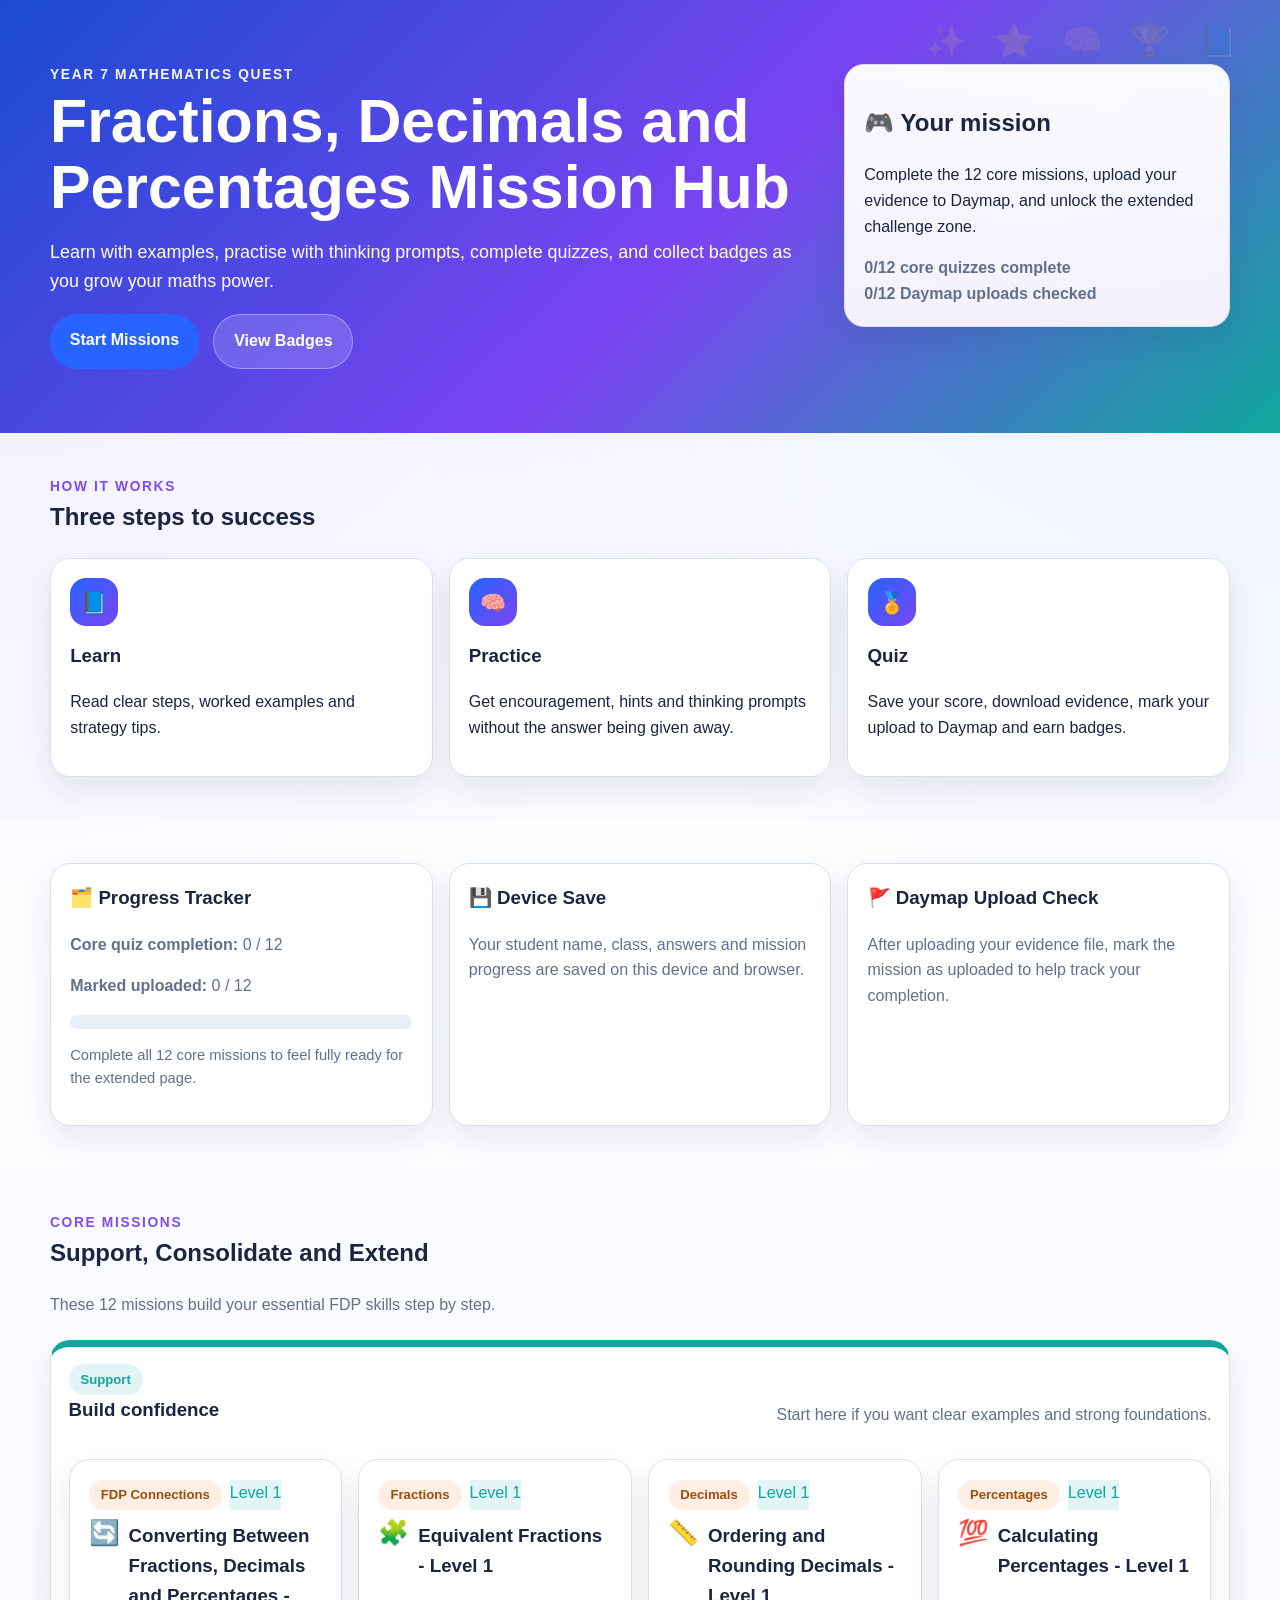
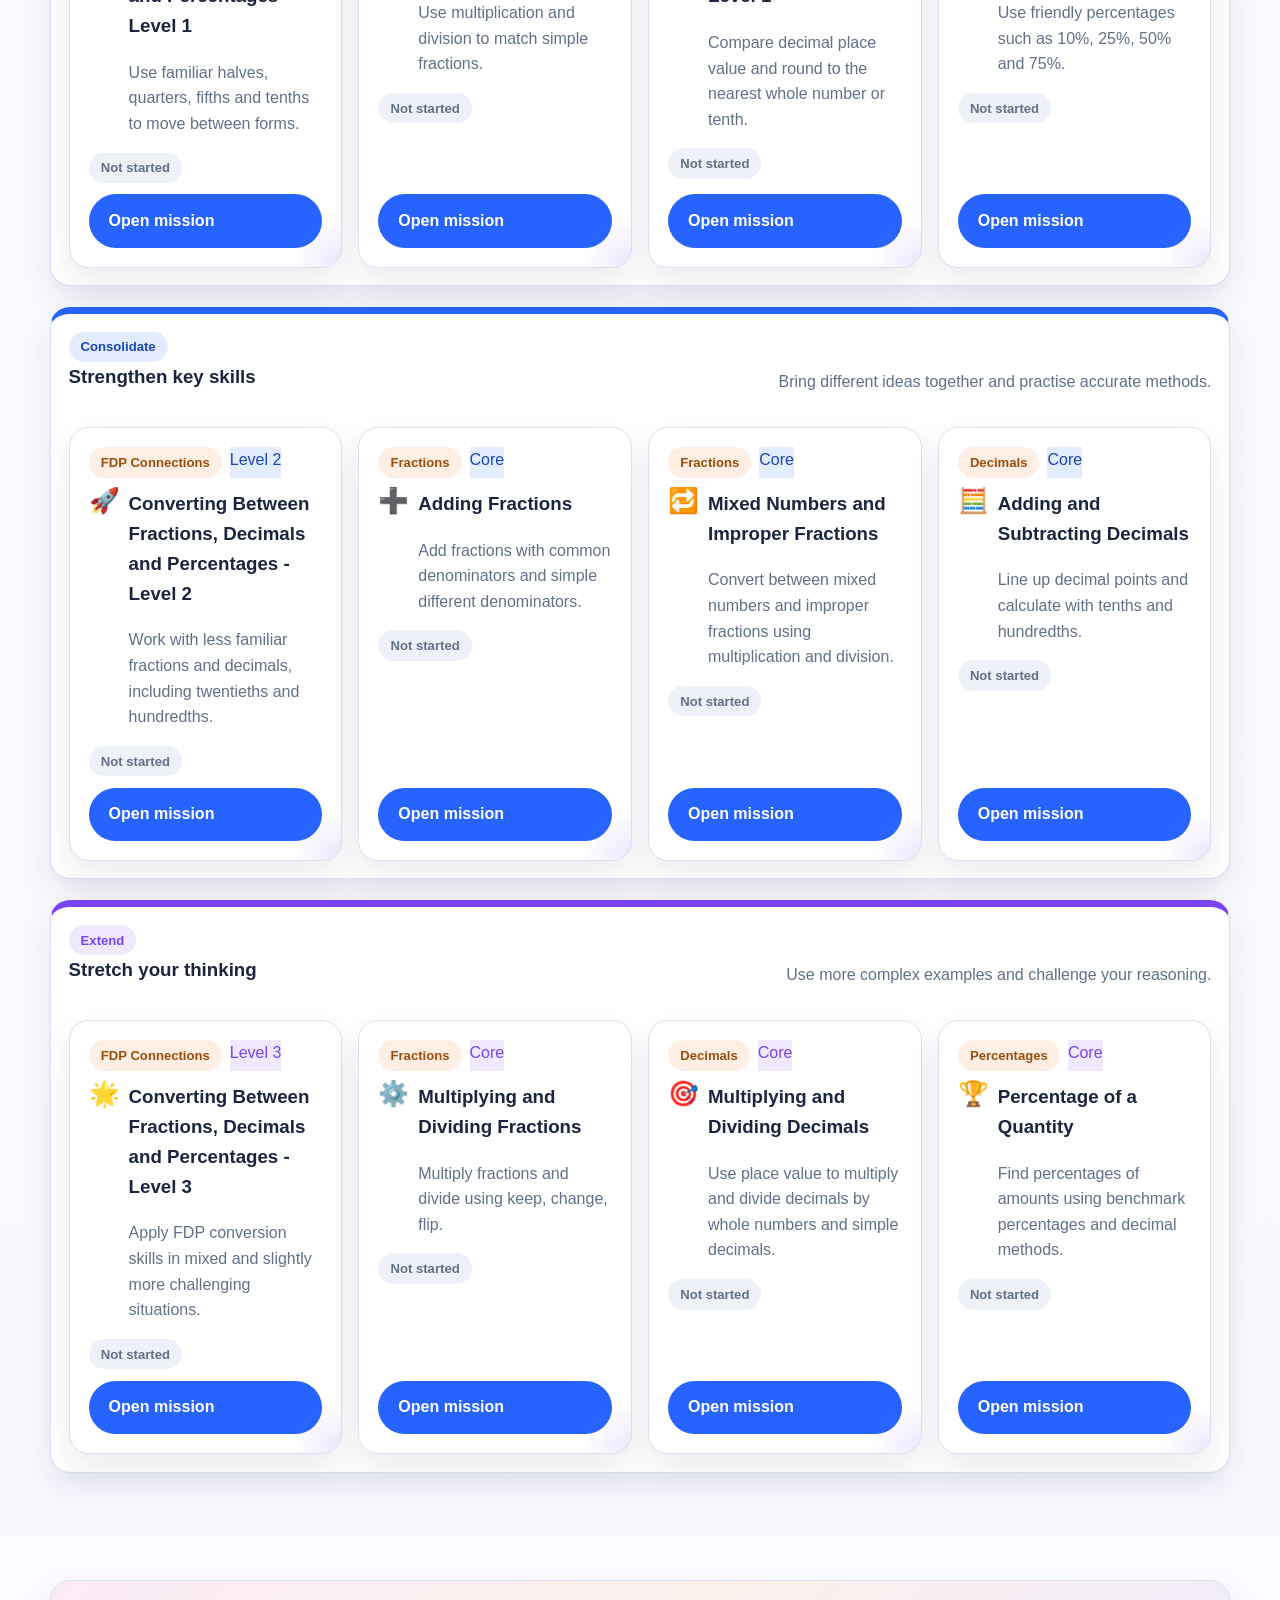
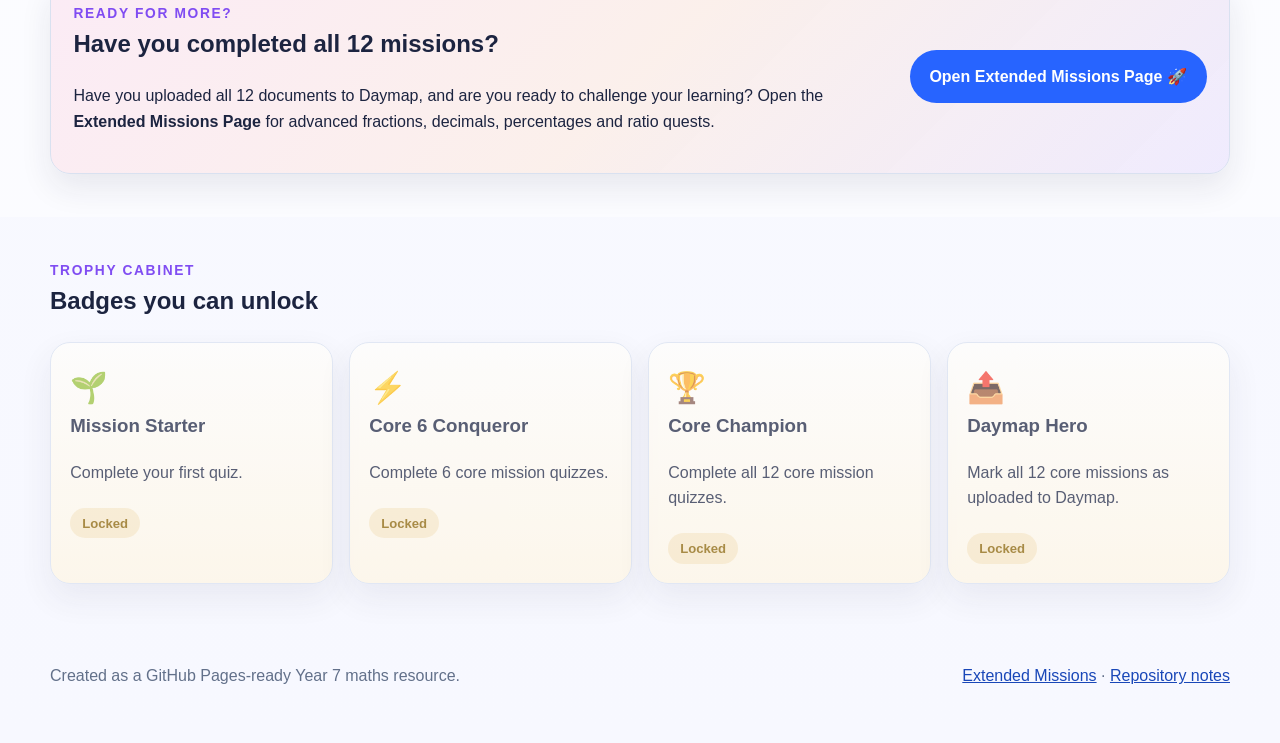
<file: index.html>
<!DOCTYPE html>
<html lang="en">
<head>
  <meta charset="UTF-8" />
  <meta name="viewport" content="width=device-width, initial-scale=1.0" />
  <title>FDP Mission Hub | Core Missions</title>
  <meta name="description" content="Core FDP missions for Year 7 students." />
  <link rel="stylesheet" href="css/style.css" />
</head>
<body data-page="core-home">
  <header class="hero hero-core">
    <div class="container hero-grid">
      <div>
        <p class="eyebrow">Year 7 Mathematics Quest</p>
        <h1>Fractions, Decimals and Percentages Mission Hub</h1>
        <p class="hero-text">
          Learn with examples, practise with thinking prompts, complete quizzes, and collect badges as you grow your maths power.
        </p>
        <div class="hero-actions">
          <a class="button button-primary" href="#core-missions">Start Missions</a>
          <a class="button button-secondary" href="#trophy-cabinet">View Badges</a>
        </div>
      </div>
      <aside class="hero-card sparkles-card">
        <h2>🎮 Your mission</h2>
        <p>Complete the 12 core missions, upload your evidence to Daymap, and unlock the extended challenge zone.</p>
        <div id="core-progress-summary" class="summary-mini"></div>
      </aside>
    </div>
  </header>

  <main>
    <section class="section">
      <div class="container">
        <div class="section-heading">
          <p class="eyebrow dark">How it works</p>
          <h2>Three steps to success</h2>
        </div>
        <div class="feature-grid three-col">
          <article class="feature-card"><div class="feature-icon">📘</div><h3>Learn</h3><p>Read clear steps, worked examples and strategy tips.</p></article>
          <article class="feature-card"><div class="feature-icon">🧠</div><h3>Practice</h3><p>Get encouragement, hints and thinking prompts without the answer being given away.</p></article>
          <article class="feature-card"><div class="feature-icon">🏅</div><h3>Quiz</h3><p>Save your score, download evidence, mark your upload to Daymap and earn badges.</p></article>
        </div>
      </div>
    </section>

    <section id="dashboard" class="section section-soft">
      <div class="container">
        <div class="dashboard-grid">
          <div class="dashboard-card">
            <h3>🗂️ Progress Tracker</h3>
            <div id="dashboard-stats"></div>
          </div>
          <div class="dashboard-card">
            <h3>💾 Device Save</h3>
            <p>Your student name, class, answers and mission progress are saved on this device and browser.</p>
          </div>
          <div class="dashboard-card">
            <h3>🚩 Daymap Upload Check</h3>
            <p>After uploading your evidence file, mark the mission as uploaded to help track your completion.</p>
          </div>
        </div>
      </div>
    </section>

    <section id="core-missions" class="section">
      <div class="container">
        <div class="section-heading">
          <p class="eyebrow dark">Core missions</p>
          <h2>Support, Consolidate and Extend</h2>
          <p class="section-text">These 12 missions build your essential FDP skills step by step.</p>
        </div>

        <div class="group-shell support-shell">
          <div class="group-heading"><div><span class="group-tag support-tag">Support</span><h3>Build confidence</h3></div><p>Start here if you want clear examples and strong foundations.</p></div>
          <div id="support-grid" class="mission-grid"></div>
        </div>

        <div class="group-shell consolidate-shell">
          <div class="group-heading"><div><span class="group-tag consolidate-tag">Consolidate</span><h3>Strengthen key skills</h3></div><p>Bring different ideas together and practise accurate methods.</p></div>
          <div id="consolidate-grid" class="mission-grid"></div>
        </div>

        <div class="group-shell extend-shell">
          <div class="group-heading"><div><span class="group-tag extend-tag">Extend</span><h3>Stretch your thinking</h3></div><p>Use more complex examples and challenge your reasoning.</p></div>
          <div id="extend-grid" class="mission-grid"></div>
        </div>
      </div>
    </section>

    <section id="challenge-zone" class="section section-soft">
      <div class="container">
        <div class="challenge-panel">
          <div>
            <p class="eyebrow dark">Ready for more?</p>
            <h2>Have you completed all 12 missions?</h2>
            <p>
              Have you uploaded all 12 documents to Daymap, and are you ready to challenge your learning?
              Open the <strong>Extended Missions Page</strong> for advanced fractions, decimals, percentages and ratio quests.
            </p>
          </div>
          <a class="button button-primary big-button" href="extended.html">Open Extended Missions Page 🚀</a>
        </div>
      </div>
    </section>

    <section id="trophy-cabinet" class="section">
      <div class="container">
        <div class="section-heading">
          <p class="eyebrow dark">Trophy Cabinet</p>
          <h2>Badges you can unlock</h2>
        </div>
        <div id="badge-cabinet-core" class="badge-grid"></div>
      </div>
    </section>
  </main>

  <footer class="site-footer">
    <div class="container footer-inner">
      <p>Created as a GitHub Pages-ready Year 7 maths resource.</p>
      <p><a href="extended.html">Extended Missions</a> · <a href="README.md">Repository notes</a></p>
    </div>
  </footer>

  <script src="js/missions.js"></script>
  <script src="js/app.js"></script>
</body>
</html>
</file>
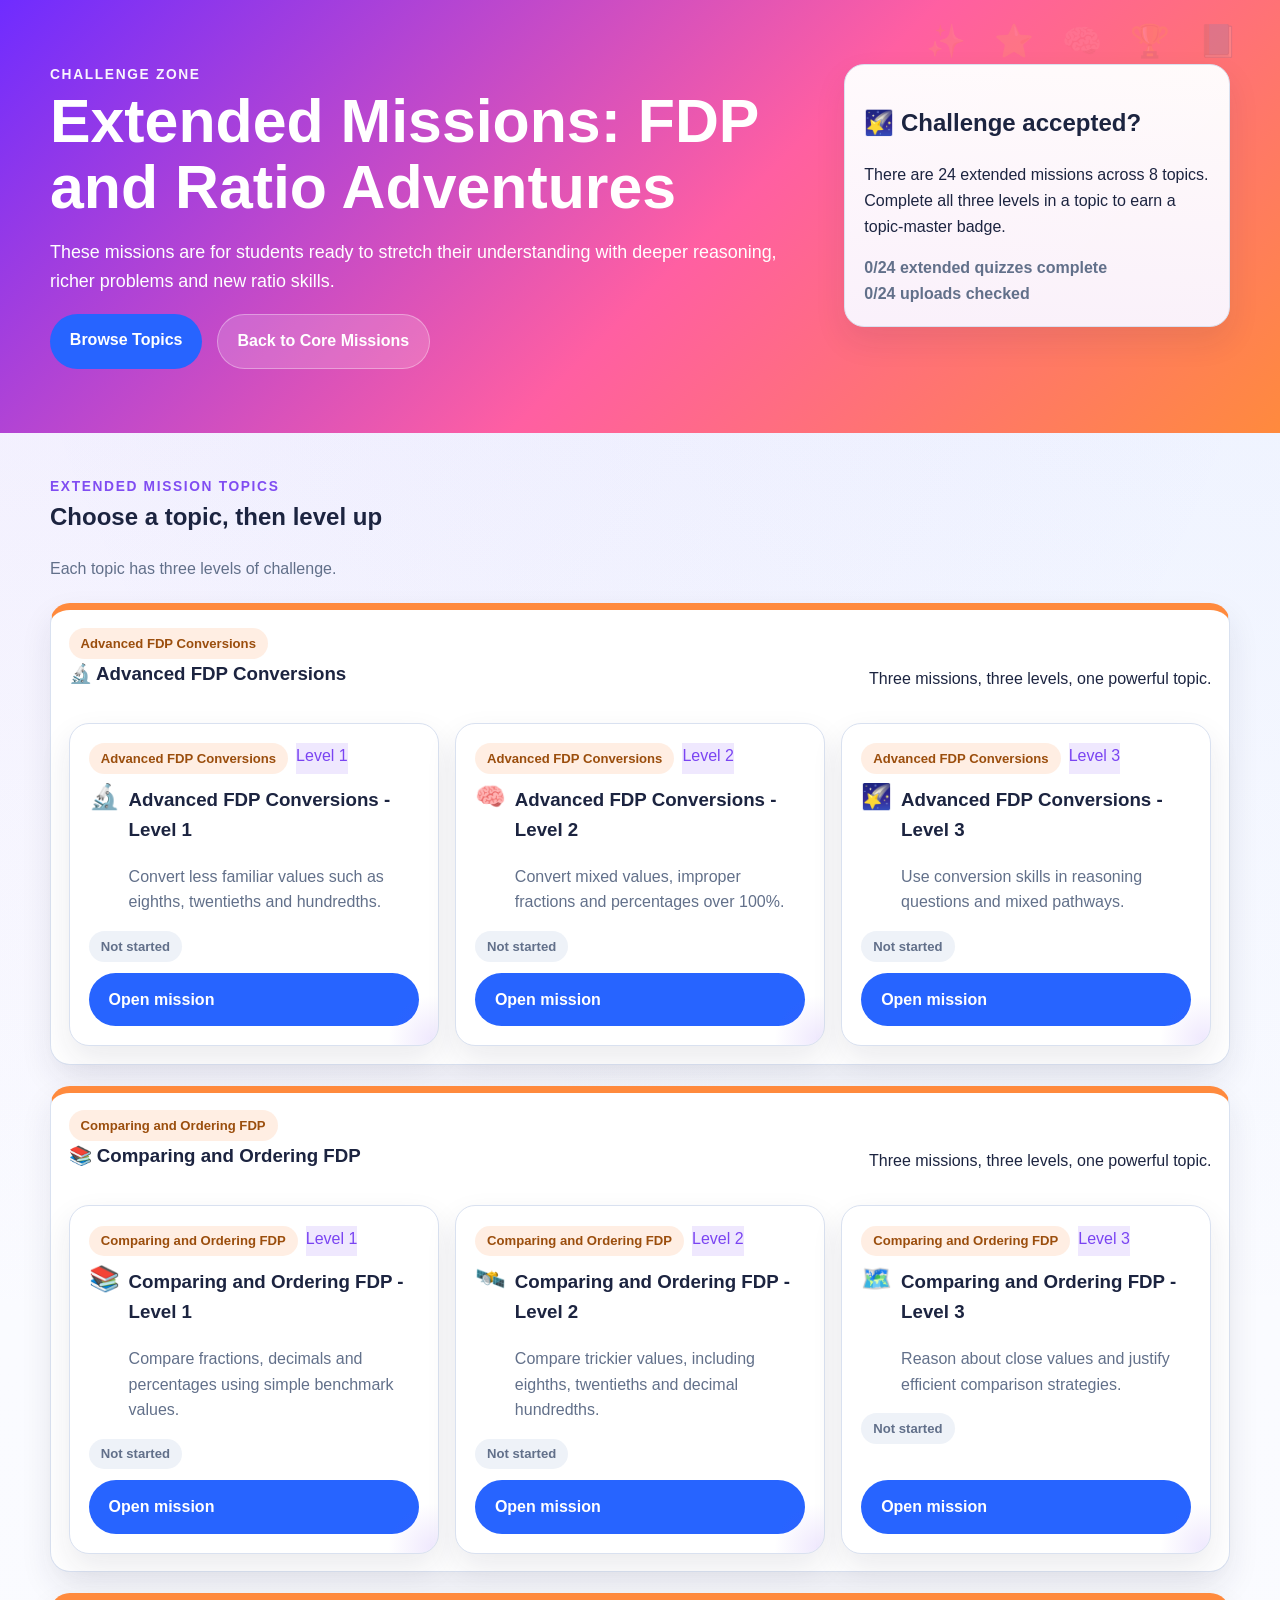
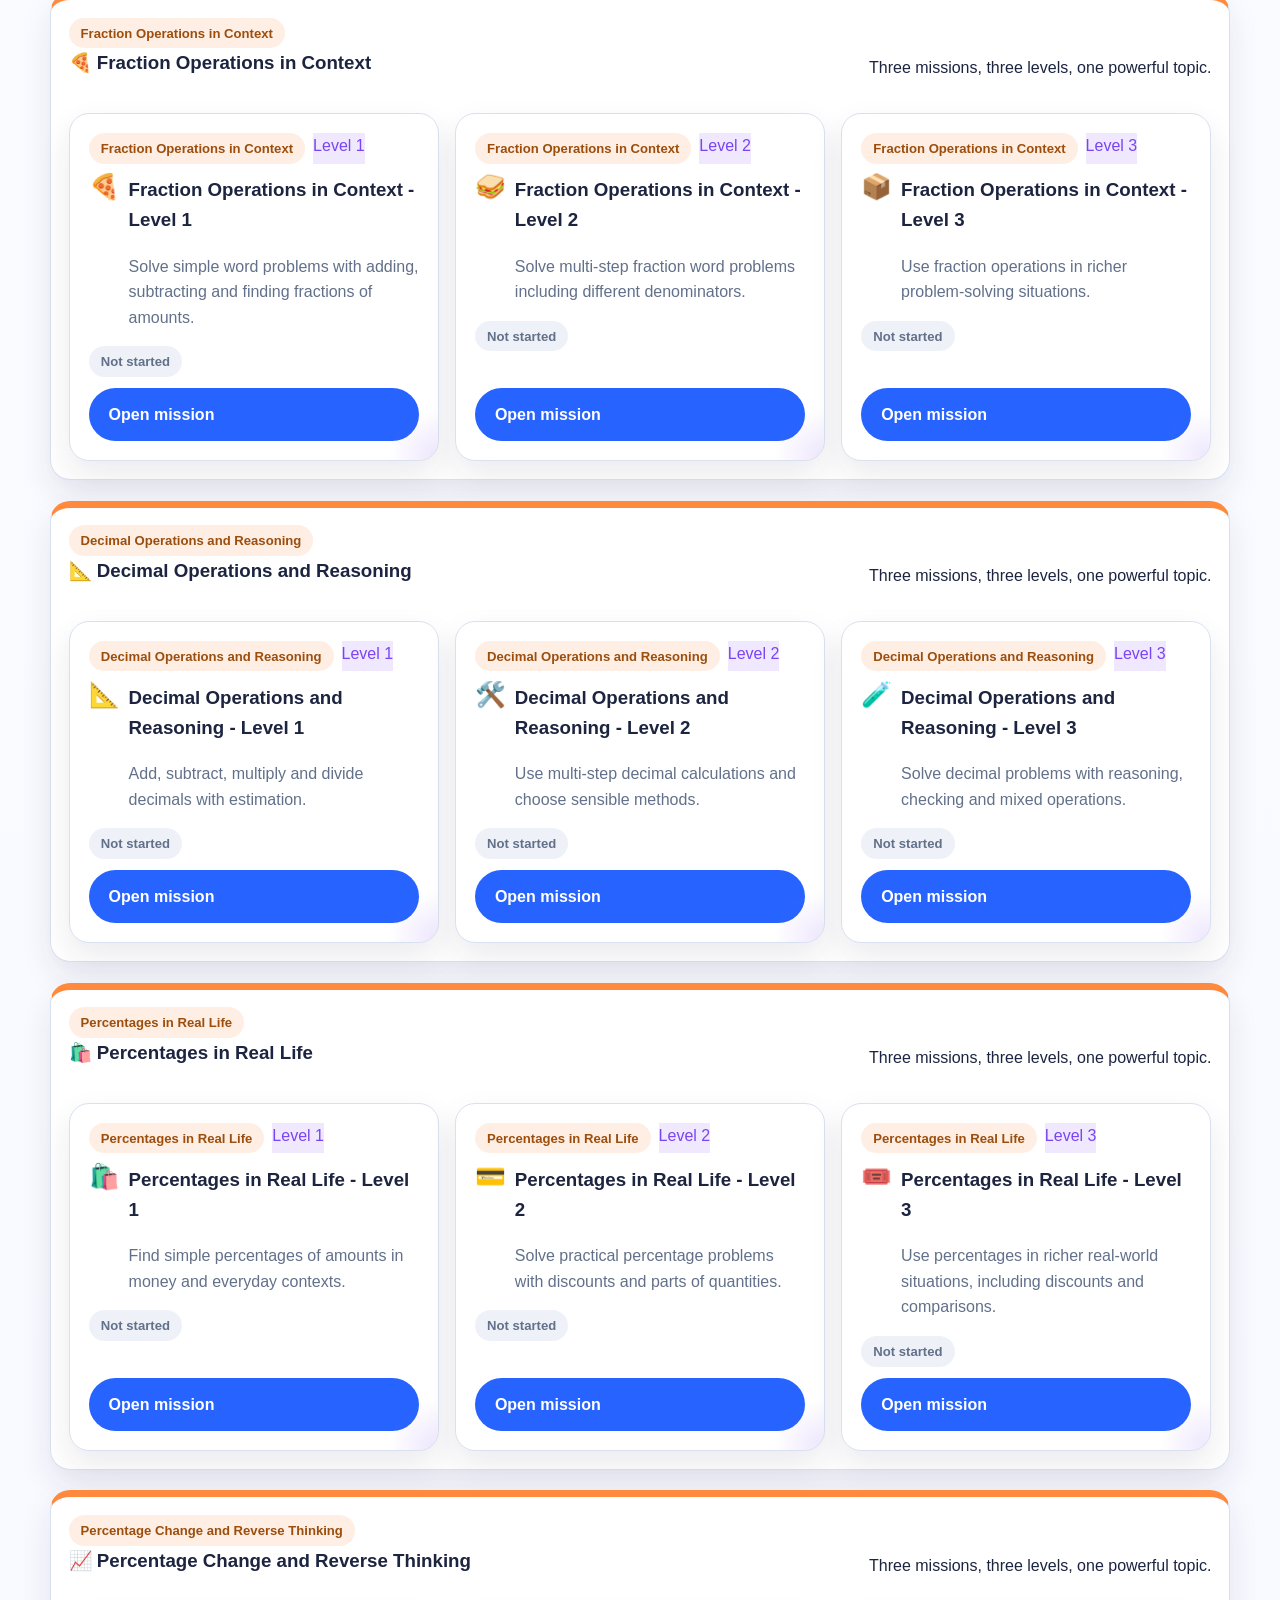
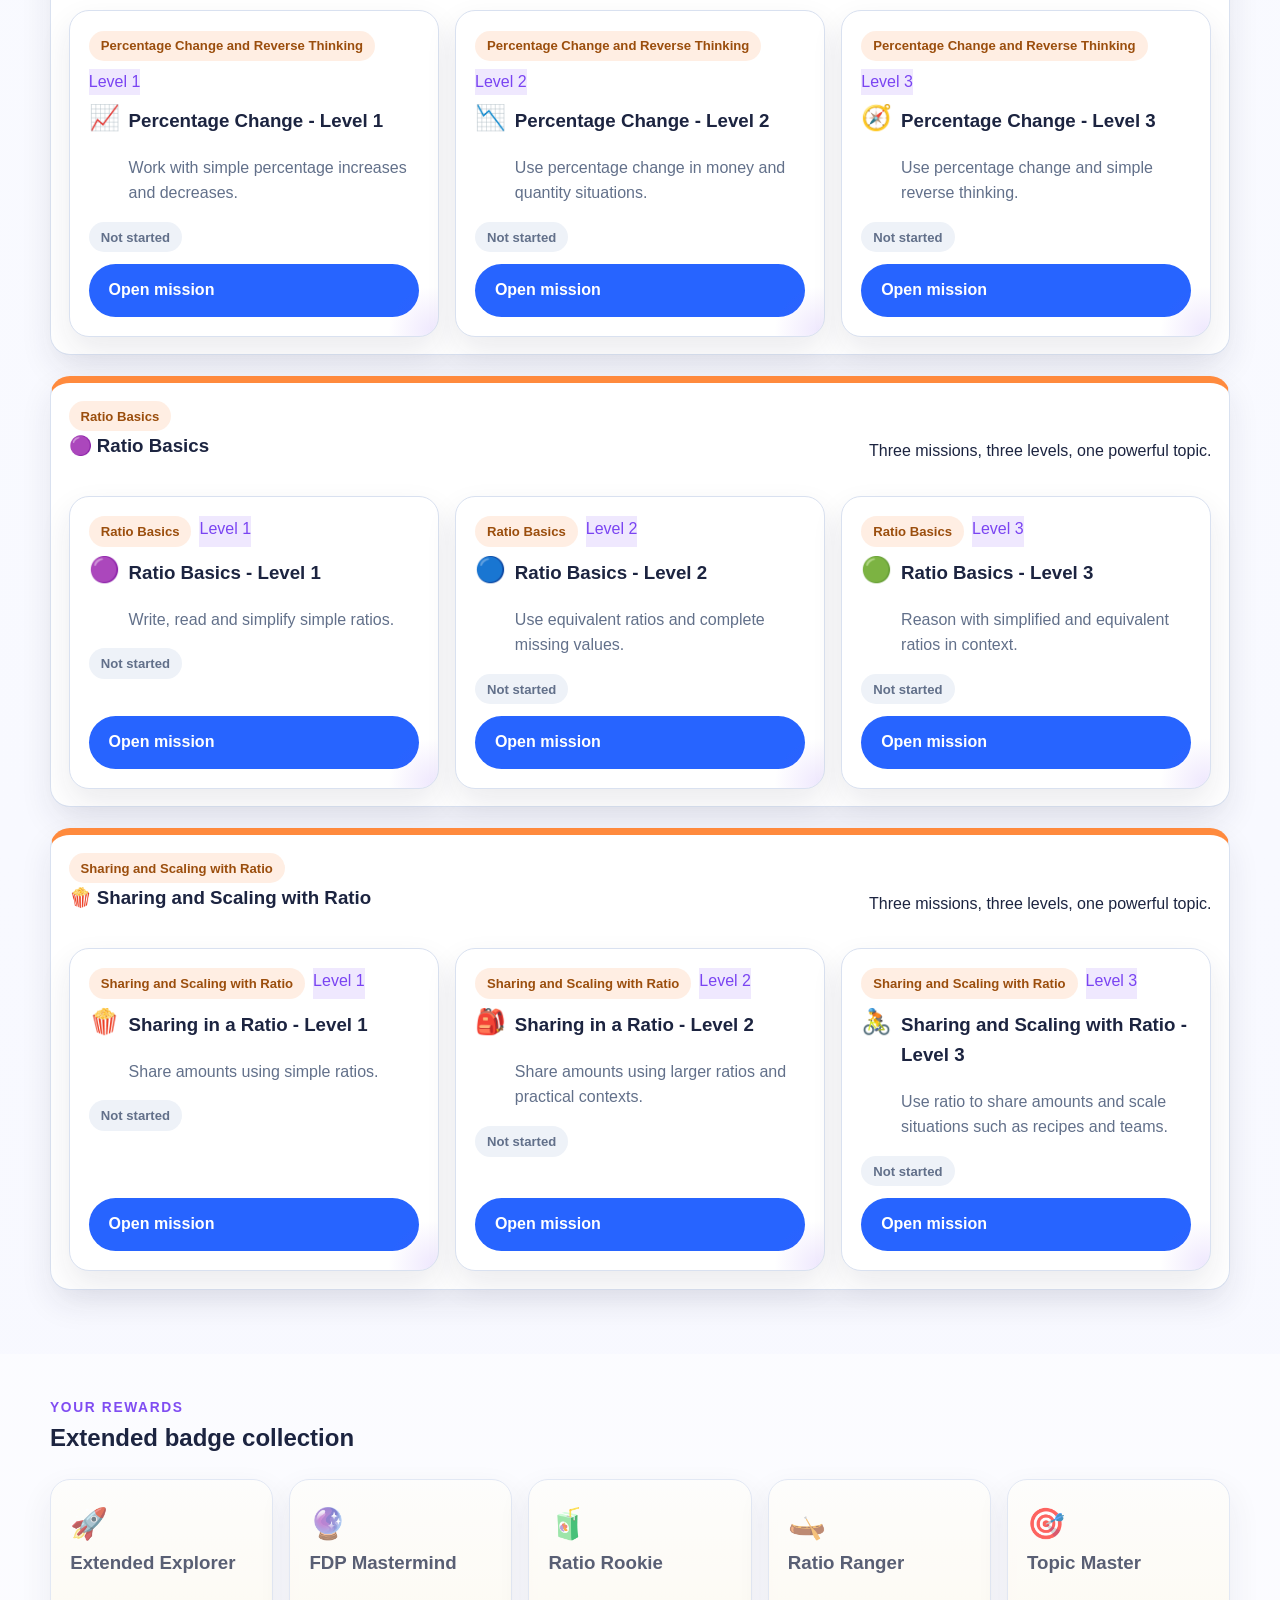
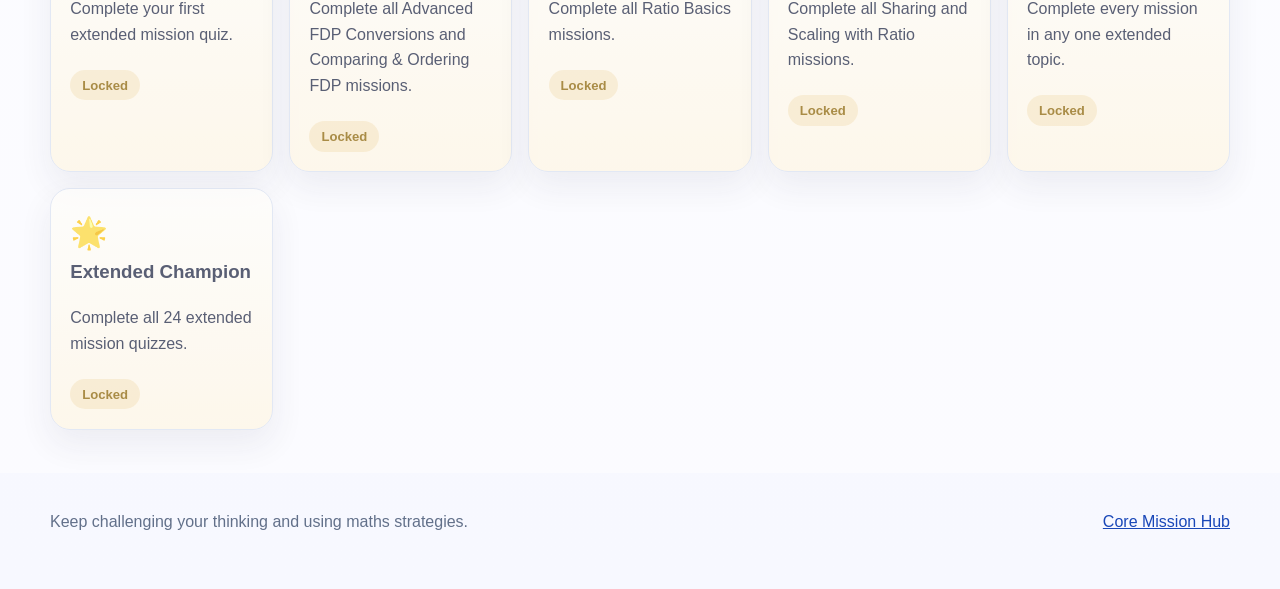
<file: extended.html>
<!DOCTYPE html>
<html lang="en">
<head>
  <meta charset="UTF-8" />
  <meta name="viewport" content="width=device-width, initial-scale=1.0" />
  <title>FDP Mission Hub | Extended Missions</title>
  <meta name="description" content="Extended FDP and ratio missions for Year 7 students." />
  <link rel="stylesheet" href="css/style.css" />
</head>
<body data-page="extended-home">
  <header class="hero hero-extended">
    <div class="container hero-grid">
      <div>
        <p class="eyebrow">Challenge Zone</p>
        <h1>Extended Missions: FDP and Ratio Adventures</h1>
        <p class="hero-text">
          These missions are for students ready to stretch their understanding with deeper reasoning, richer problems and new ratio skills.
        </p>
        <div class="hero-actions">
          <a class="button button-primary" href="#extended-missions">Browse Topics</a>
          <a class="button button-secondary" href="index.html">Back to Core Missions</a>
        </div>
      </div>
      <aside class="hero-card sparkles-card">
        <h2>🌠 Challenge accepted?</h2>
        <p>There are 24 extended missions across 8 topics. Complete all three levels in a topic to earn a topic-master badge.</p>
        <div id="extended-progress-summary" class="summary-mini"></div>
      </aside>
    </div>
  </header>

  <main>
    <section id="extended-missions" class="section">
      <div class="container">
        <div class="section-heading">
          <p class="eyebrow dark">Extended mission topics</p>
          <h2>Choose a topic, then level up</h2>
          <p class="section-text">Each topic has three levels of challenge.</p>
        </div>
        <div id="extended-topic-sections"></div>
      </div>
    </section>

    <section class="section section-soft">
      <div class="container">
        <div class="section-heading">
          <p class="eyebrow dark">Your rewards</p>
          <h2>Extended badge collection</h2>
        </div>
        <div id="badge-cabinet-extended" class="badge-grid"></div>
      </div>
    </section>
  </main>

  <footer class="site-footer">
    <div class="container footer-inner">
      <p>Keep challenging your thinking and using maths strategies.</p>
      <p><a href="index.html">Core Mission Hub</a></p>
    </div>
  </footer>

  <script src="js/missions.js"></script>
  <script src="js/app.js"></script>
</body>
</html>
</file>
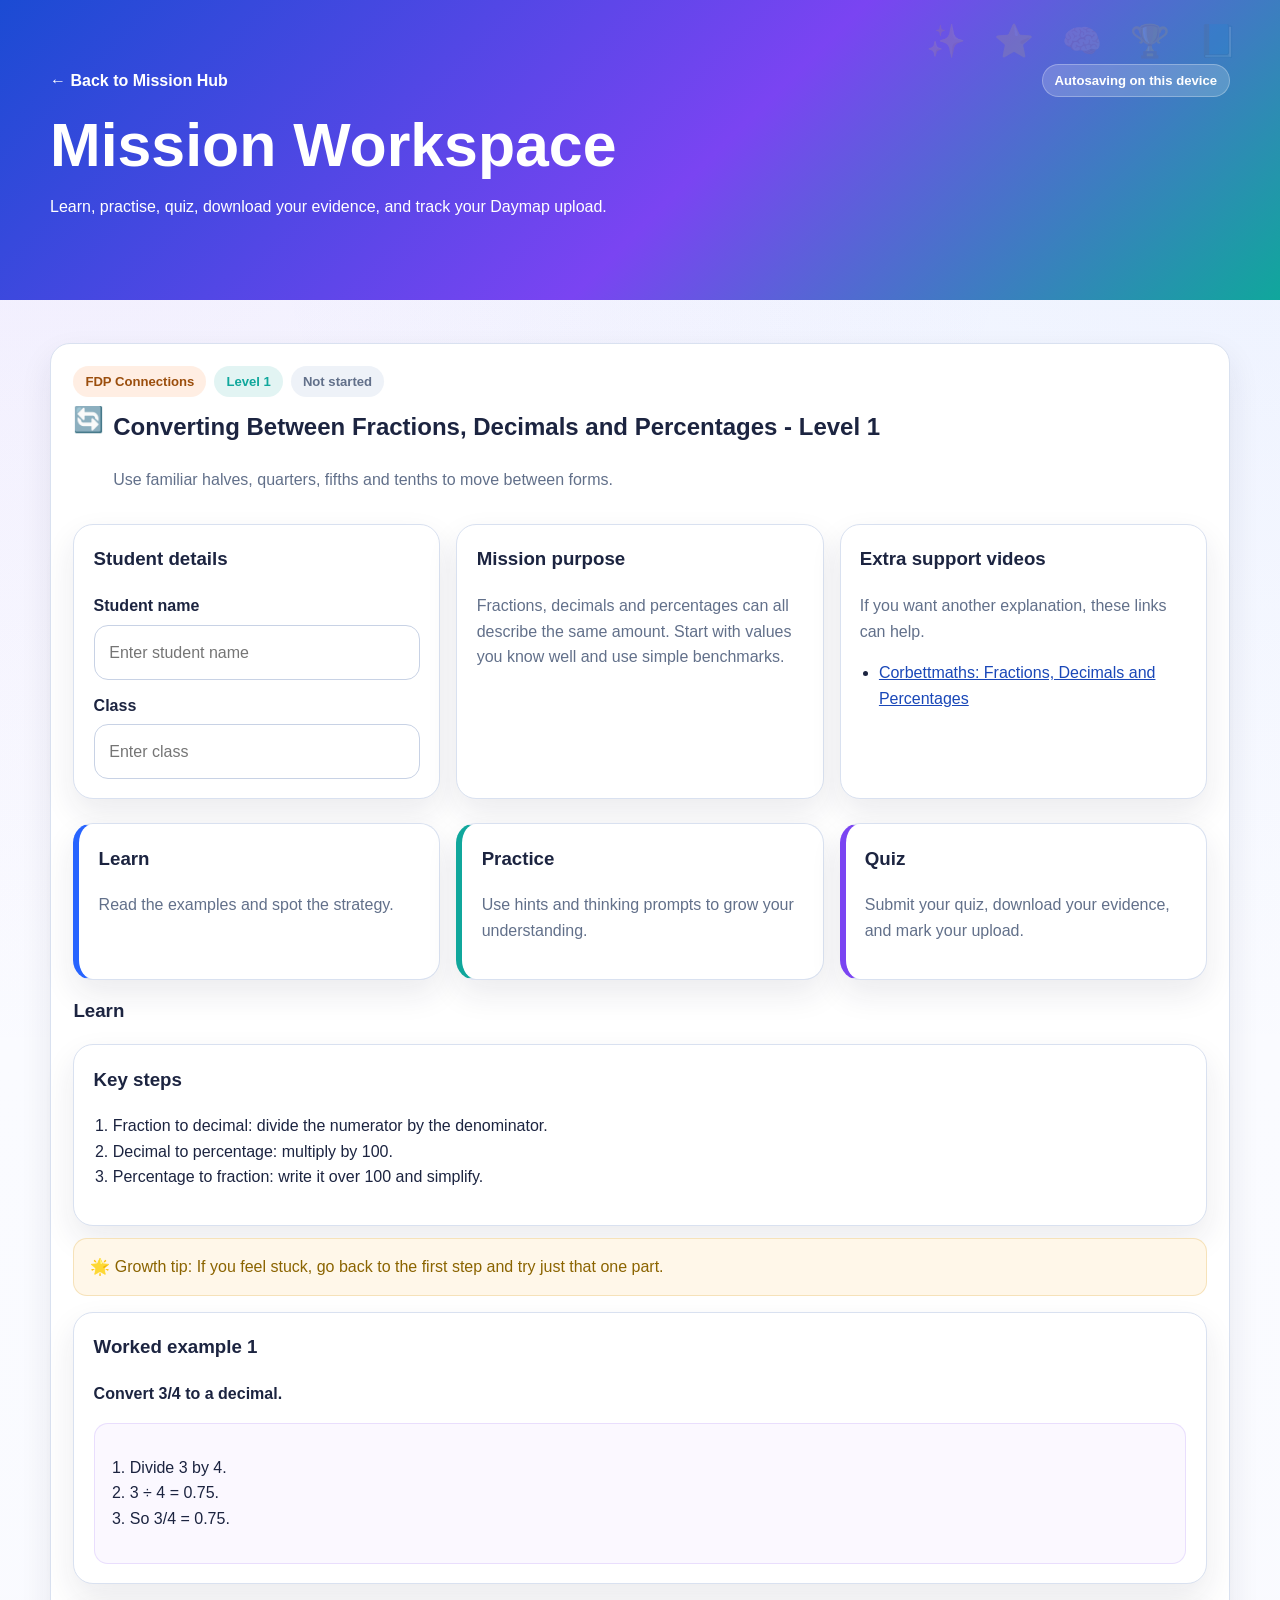
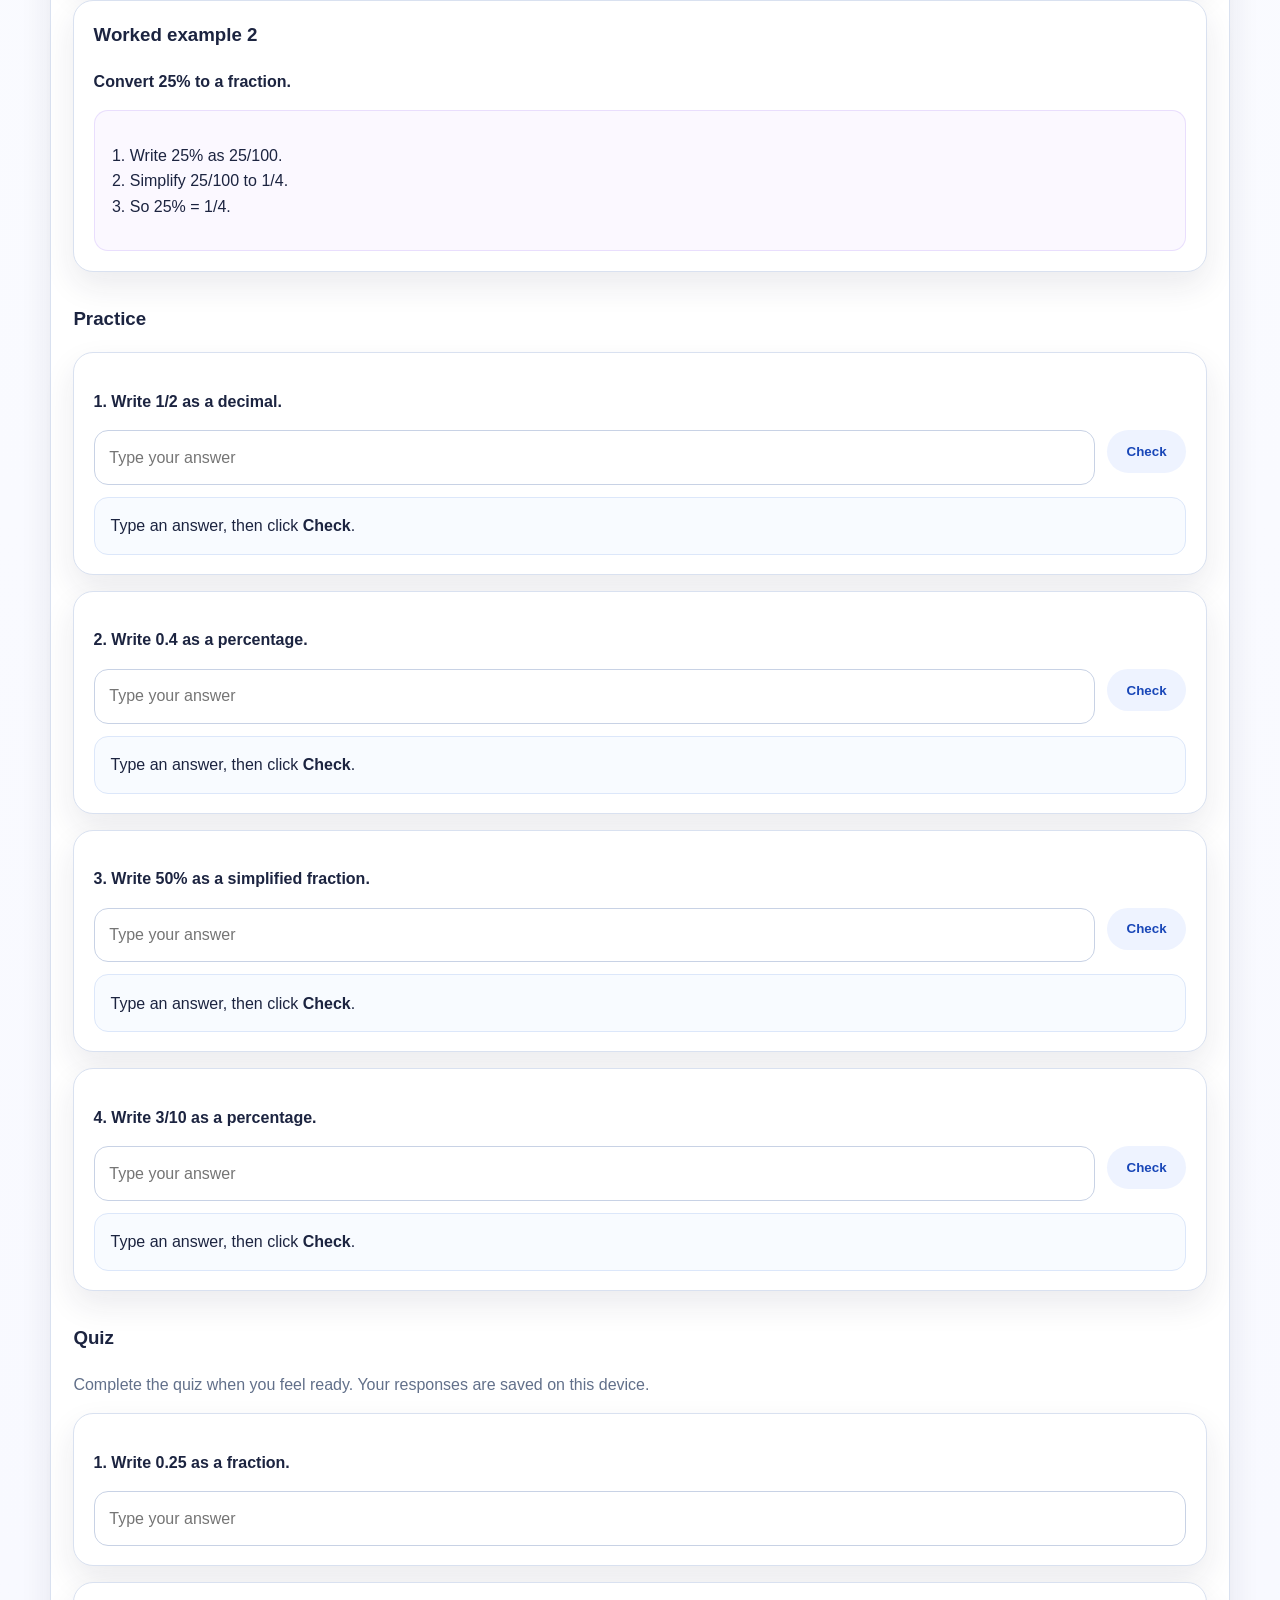
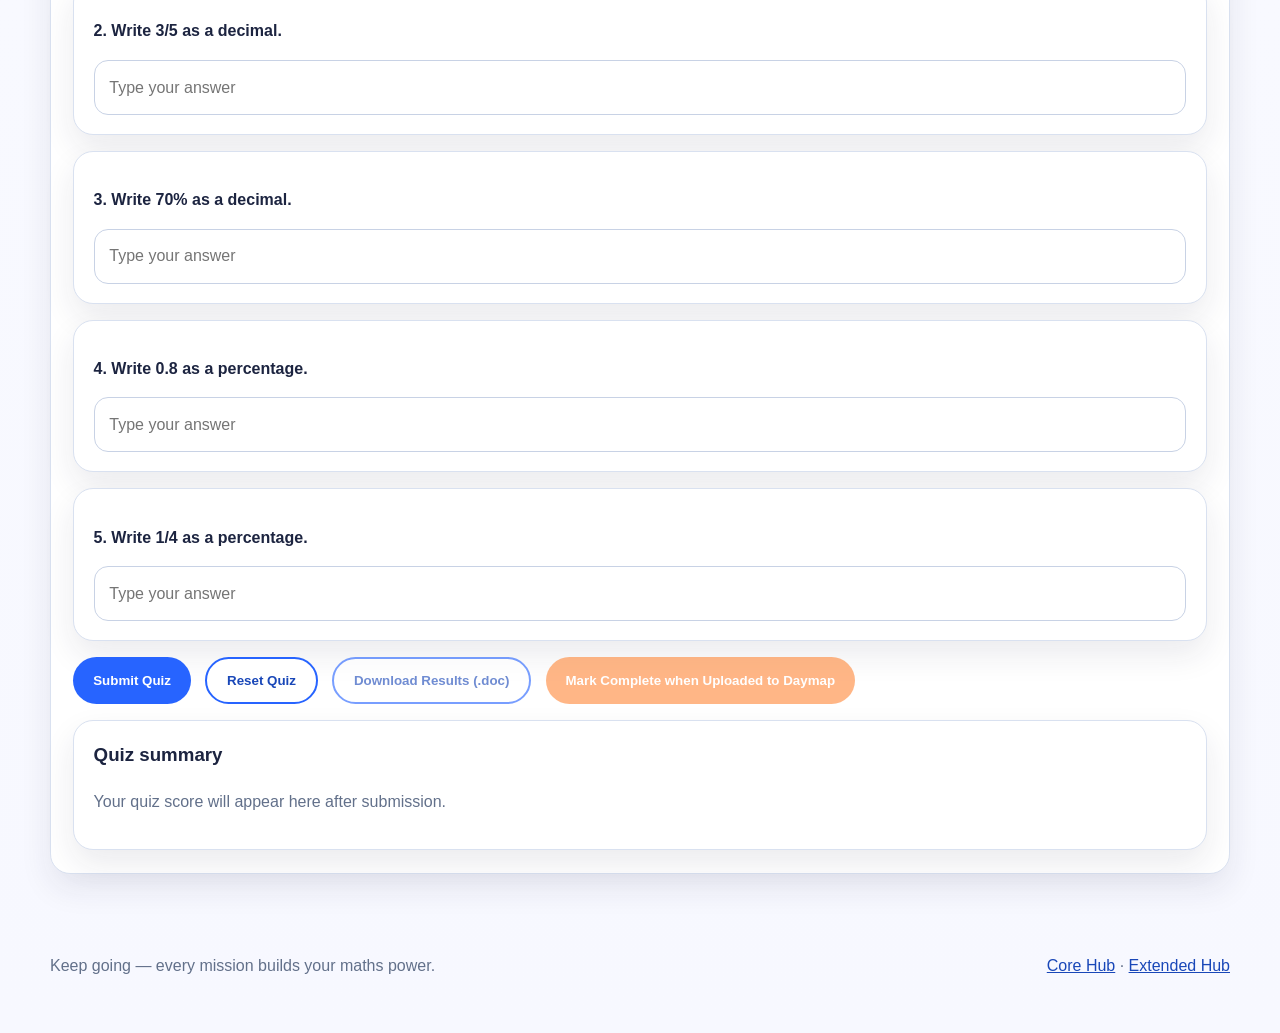
<file: mission.html>
<!DOCTYPE html>
<html lang="en">
<head>
  <meta charset="UTF-8" />
  <meta name="viewport" content="width=device-width, initial-scale=1.0" />
  <title>Mission Workspace | FDP Mission Hub</title>
  <meta name="description" content="Mission workspace for Year 7 FDP and ratio learning." />
  <link rel="stylesheet" href="css/style.css" />
</head>
<body data-page="mission">
  <header class="sub-hero">
    <div class="container sub-hero-inner">
      <a class="back-link" id="mission-back-link" href="index.html">← Back to Mission Hub</a>
      <div id="mission-save-status" class="save-pill">Autosaving on this device</div>
    </div>
    <div class="container">
      <h1>Mission Workspace</h1>
      <p>Learn, practise, quiz, download your evidence, and track your Daymap upload.</p>
    </div>
  </header>

  <main class="section">
    <div class="container" id="mission-container"></div>
  </main>

  <footer class="site-footer">
    <div class="container footer-inner">
      <p>Keep going — every mission builds your maths power.</p>
      <p><a href="index.html">Core Hub</a> · <a href="extended.html">Extended Hub</a></p>
    </div>
  </footer>

  <script src="js/missions.js"></script>
  <script src="js/app.js"></script>
</body>
</html>
</file>
<file: css/style.css>
:root {
  --bg: #f7f8ff;
  --panel: #ffffff;
  --ink: #1c2440;
  --muted: #62708a;
  --border: #d9e1f0;
  --blue: #2764ff;
  --blue-dark: #1947b8;
  --purple: #7a44f2;
  --teal: #10a79c;
  --gold: #d49710;
  --orange: #ff8a3d;
  --pink: #ff5fa2;
  --success: #16803c;
  --danger: #ba1c1c;
  --warning: #9a6700;
  --shadow: 0 14px 32px rgba(28, 36, 64, 0.09);
  --radius: 20px;
}
* { box-sizing: border-box; }
html { scroll-behavior: smooth; }
body {
  margin: 0;
  font-family: Arial, Helvetica, sans-serif;
  color: var(--ink);
  background:
    radial-gradient(circle at top left, rgba(122, 68, 242, 0.09), transparent 24%),
    radial-gradient(circle at top right, rgba(39, 100, 255, 0.08), transparent 24%),
    linear-gradient(180deg, #fbfcff, var(--bg));
  line-height: 1.6;
}
a { color: var(--blue-dark); }
.container { width: min(1180px, calc(100% - 2rem)); margin: 0 auto; }
.hero, .sub-hero {
  color: white;
  padding: 4rem 0;
  position: relative;
  overflow: hidden;
}
.hero::before, .sub-hero::before {
  content: "✨  ⭐  🧠  🏆  📘";
  position: absolute;
  right: 2rem;
  top: 1rem;
  opacity: 0.12;
  font-size: 2rem;
  letter-spacing: 0.6rem;
}
.hero-core { background: linear-gradient(135deg, #1b4bd3, #7a44f2 55%, #10a79c); }
.hero-extended { background: linear-gradient(135deg, #6f2cff, #ff5fa2 55%, #ff8a3d); }
.sub-hero { background: linear-gradient(135deg, #1b4bd3, #7a44f2 55%, #10a79c); }
.hero-grid {
  display: grid;
  grid-template-columns: 2fr 1fr;
  gap: 1.4rem;
  align-items: start;
}
.sub-hero-inner {
  display: flex;
  justify-content: space-between;
  align-items: center;
  gap: 1rem;
  margin-bottom: 1rem;
}
.hero h1, .sub-hero h1 {
  margin: 0.2rem 0 0.8rem;
  font-size: clamp(2.2rem, 4.8vw, 3.8rem);
  line-height: 1.08;
}
.hero-text { max-width: 760px; font-size: 1.12rem; }
.eyebrow {
  margin: 0;
  text-transform: uppercase;
  letter-spacing: 0.12em;
  font-size: 0.86rem;
  font-weight: 700;
  opacity: 0.95;
}
.eyebrow.dark { color: var(--purple); }
.hero-actions, .actions, .quiz-actions, .toggle-actions {
  display: flex; gap: 0.9rem; flex-wrap: wrap;
}
.hero-card, .feature-card, .dashboard-card, .mission-card, .group-shell, .mission-shell,
.meta-card, .note-card, .learn-card, .practice-card, .quiz-card, .summary-card,
.badge-card, .challenge-panel, .stage-card, .topic-shell {
  background: var(--panel);
  border: 1px solid var(--border);
  border-radius: var(--radius);
  box-shadow: var(--shadow);
}
.hero-card, .dashboard-card, .feature-card, .mission-card, .meta-card, .note-card,
.learn-card, .practice-card, .quiz-card, .summary-card, .badge-card, .stage-card, .topic-shell {
  padding: 1.2rem;
}
.sparkles-card {
  color: var(--ink);
  background: linear-gradient(180deg, rgba(255,255,255,0.97), rgba(250,245,255,0.97));
}
.summary-mini { margin-top: 0.8rem; color: var(--muted); font-weight: 700; }
.section { padding: 2.7rem 0; }
.section-soft { background: rgba(255,255,255,0.55); }
.section-heading { margin-bottom: 1.35rem; }
.section-heading h2, .group-heading h3, .mission-card h3, .mission-shell h2, .mission-shell h3,
.feature-card h3, .dashboard-card h3, .badge-card h3, .challenge-panel h2, .topic-shell h3,
.learn-card h3, .practice-card h3, .quiz-card h3, .meta-card h3, .note-card h3, .summary-card h3 {
  margin-top: 0;
}
.section-text, .muted, .mission-card p, .group-heading p, .dashboard-card p, .summary-text, .footer-inner p, .note-card p {
  color: var(--muted);
}
.feature-grid, .dashboard-grid, .mission-grid, .badge-grid, .meta-grid, .stage-grid, .learn-grid, .practice-grid, .quiz-grid {
  display: grid;
  gap: 1rem;
}
.three-col { grid-template-columns: repeat(auto-fit, minmax(220px, 1fr)); }
.dashboard-grid { grid-template-columns: repeat(auto-fit, minmax(220px, 1fr)); }
.feature-icon {
  width: 48px; height: 48px; border-radius: 16px; display: grid; place-items: center;
  background: linear-gradient(135deg, var(--blue), var(--purple)); color: white; font-size: 1.3rem; margin-bottom: 0.9rem;
}
.group-shell, .topic-shell { padding: 1.1rem; margin-bottom: 1.3rem; }
.support-shell { border-top: 7px solid var(--teal); }
.consolidate-shell { border-top: 7px solid var(--blue); }
.extend-shell { border-top: 7px solid var(--purple); }
.topic-shell { border-top: 7px solid var(--orange); }
.group-heading, .topic-heading {
  display: flex; justify-content: space-between; gap: 1rem; align-items: end; margin-bottom: 1rem;
}
.group-tag, .topic-label, .level-pill, .status-pill, .save-pill, .badge-ribbon {
  display: inline-block; padding: 0.3rem 0.75rem; border-radius: 999px; font-size: 0.82rem; font-weight: 700;
}
.group-tag.support-tag, .level-support { background: rgba(16,167,156,0.12); color: var(--teal); }
.group-tag.consolidate-tag, .level-consolidate { background: rgba(39,100,255,0.12); color: var(--blue-dark); }
.group-tag.extend-tag, .level-extend { background: rgba(122,68,242,0.12); color: var(--purple); }
.topic-label { background: rgba(255,138,61,0.14); color: #9b4e0d; }
.status-not-started { background: #eef2f8; color: var(--muted); }
.status-in-progress { background: rgba(212,151,16,0.15); color: var(--warning); }
.status-complete { background: rgba(22,128,60,0.12); color: var(--success); }
.status-uploaded { background: rgba(122,68,242,0.12); color: var(--purple); }
.save-pill { background: rgba(255,255,255,0.18); color: white; border: 1px solid rgba(255,255,255,0.28); }
.button {
  display: inline-block; text-decoration: none; border: none; cursor: pointer; border-radius: 999px;
  padding: 0.86rem 1.24rem; font-weight: 700; transition: transform 0.12s ease, opacity 0.12s ease;
}
.button:hover { transform: translateY(-1px); }
.button:disabled { cursor: not-allowed; opacity: 0.62; transform: none; }
.button-primary { background: var(--blue); color: white; }
.button-primary:hover { background: var(--blue-dark); }
.button-secondary { background: rgba(255,255,255,0.16); color: white; border: 1px solid rgba(255,255,255,0.34); }
.button-outline { background: white; color: var(--blue-dark); border: 2px solid var(--blue); }
.button-soft { background: #eef3ff; color: var(--blue-dark); }
.button-success { background: var(--success); color: white; }
.button-warning { background: var(--orange); color: white; }
.big-button { align-self: center; }
.mission-grid { grid-template-columns: repeat(auto-fit, minmax(250px, 1fr)); }
.badge-grid { grid-template-columns: repeat(auto-fit, minmax(220px, 1fr)); }
.mission-card { display: flex; flex-direction: column; justify-content: space-between; position: relative; overflow: hidden; }
.mission-card::after {
  content: ""; position: absolute; inset: auto -40px -40px auto; width: 90px; height: 90px;
  background: radial-gradient(circle, rgba(122,68,242,0.12), transparent 70%);
}
.mission-meta, .status-line { display: flex; gap: 0.5rem; flex-wrap: wrap; margin-bottom: 0.7rem; }
.mission-title-row { display: flex; gap: 0.55rem; align-items: start; }
.mission-emoji { font-size: 1.55rem; line-height: 1; }
.challenge-panel {
  padding: 1.4rem; display: grid; grid-template-columns: 1fr auto; gap: 1rem; align-items: center;
  background: linear-gradient(135deg, rgba(255,95,162,0.10), rgba(255,138,61,0.10), rgba(122,68,242,0.09));
}
.back-link { color: white; text-decoration: none; font-weight: 700; }
.back-link:hover { text-decoration: underline; }
.mission-shell { padding: 1.4rem; }
.mission-top { display: flex; justify-content: space-between; gap: 1rem; align-items: start; }
.meta-grid { grid-template-columns: repeat(auto-fit, minmax(230px, 1fr)); margin: 1rem 0 1.5rem; }
.field-group { display: flex; flex-direction: column; gap: 0.4rem; }
label { font-weight: 700; }
input[type="text"] {
  width: 100%; padding: 0.85rem 0.92rem; border-radius: 14px; border: 1px solid #c8d2e5;
  font: inherit; color: var(--ink); background: white;
}
input[type="text"]:focus {
  outline: 3px solid rgba(39,100,255,0.12); border-color: var(--blue);
}
.stage-grid { grid-template-columns: repeat(3, 1fr); margin-bottom: 1rem; }
.stage-card { border-left: 6px solid var(--blue); }
.stage-card.practice-stage { border-left-color: var(--teal); }
.stage-card.quiz-stage { border-left-color: var(--purple); }
.learn-grid, .practice-grid, .quiz-grid { grid-template-columns: 1fr; margin-top: 1rem; }
ul, ol { padding-left: 1.2rem; }
.example-box, .feedback-box, .quiz-feedback, .cheer-box {
  border-radius: 14px; padding: 0.95rem 1rem; margin-top: 0.75rem;
}
.example-box { background: #fbf8ff; border: 1px solid rgba(122,68,242,0.14); }
.cheer-box { background: #fff7e9; border: 1px solid rgba(212,151,16,0.22); color: #8b6400; }
.feedback-box { background: #f8fbff; border: 1px solid #dce7fa; }
.feedback-box.correct, .quiz-feedback.correct { background: rgba(22,128,60,0.08); border-color: rgba(22,128,60,0.25); color: var(--success); }
.feedback-box.incorrect, .quiz-feedback.incorrect { background: rgba(255,138,61,0.10); border-color: rgba(255,138,61,0.3); color: #915018; }
.feedback-box.warning { background: rgba(212,151,16,0.11); border-color: rgba(212,151,16,0.25); color: var(--warning); }
.prompt { font-weight: 700; }
.answer-row { display: grid; grid-template-columns: minmax(0,1fr) auto; gap: 0.75rem; align-items: start; margin-top: 0.85rem; }
.quiz-feedback { display: none; background: #f8fbff; border: 1px solid #dce7fa; }
.quiz-feedback.show { display: block; }
.summary-card { margin-top: 1rem; }
.score-text { font-size: 1.12rem; font-weight: 700; }
.badge-card { position: relative; background: linear-gradient(180deg, #fffefb, #fff6e4); }
.badge-earned { border-color: rgba(212,151,16,0.45); box-shadow: 0 16px 30px rgba(212,151,16,0.15); }
.badge-locked { opacity: 0.72; }
.badge-icon { font-size: 1.9rem; }
.badge-ribbon { background: rgba(212,151,16,0.16); color: #8a6200; margin-top: 0.4rem; }
.topic-card-grid { display: grid; grid-template-columns: repeat(auto-fit, minmax(230px, 1fr)); gap: 1rem; }
.site-footer { padding: 1.25rem 0 2.4rem; }
.footer-inner { display: flex; justify-content: space-between; gap: 1rem; flex-wrap: wrap; }
.progress-bar-shell { width: 100%; height: 14px; border-radius: 999px; background: #e9edf6; overflow: hidden; margin-top: 0.6rem; }
.progress-bar-fill { height: 100%; background: linear-gradient(90deg, var(--blue), var(--purple), var(--orange)); border-radius: 999px; }
.small-note { font-size: 0.92rem; color: var(--muted); }
@media (max-width: 920px) {
  .hero-grid, .challenge-panel { grid-template-columns: 1fr; }
  .group-heading, .topic-heading, .mission-top { display: block; }
  .group-heading p, .topic-heading p { margin-top: 0.5rem; }
  .stage-grid { grid-template-columns: 1fr; }
}
@media (max-width: 680px) {
  .hero, .sub-hero { padding: 3rem 0; }
  .answer-row, .hero-actions, .actions, .quiz-actions, .toggle-actions { grid-template-columns: 1fr; display: flex; flex-direction: column; }
  .button { text-align: center; }
  .sub-hero-inner { flex-direction: column; align-items: flex-start; }
}
</file>
